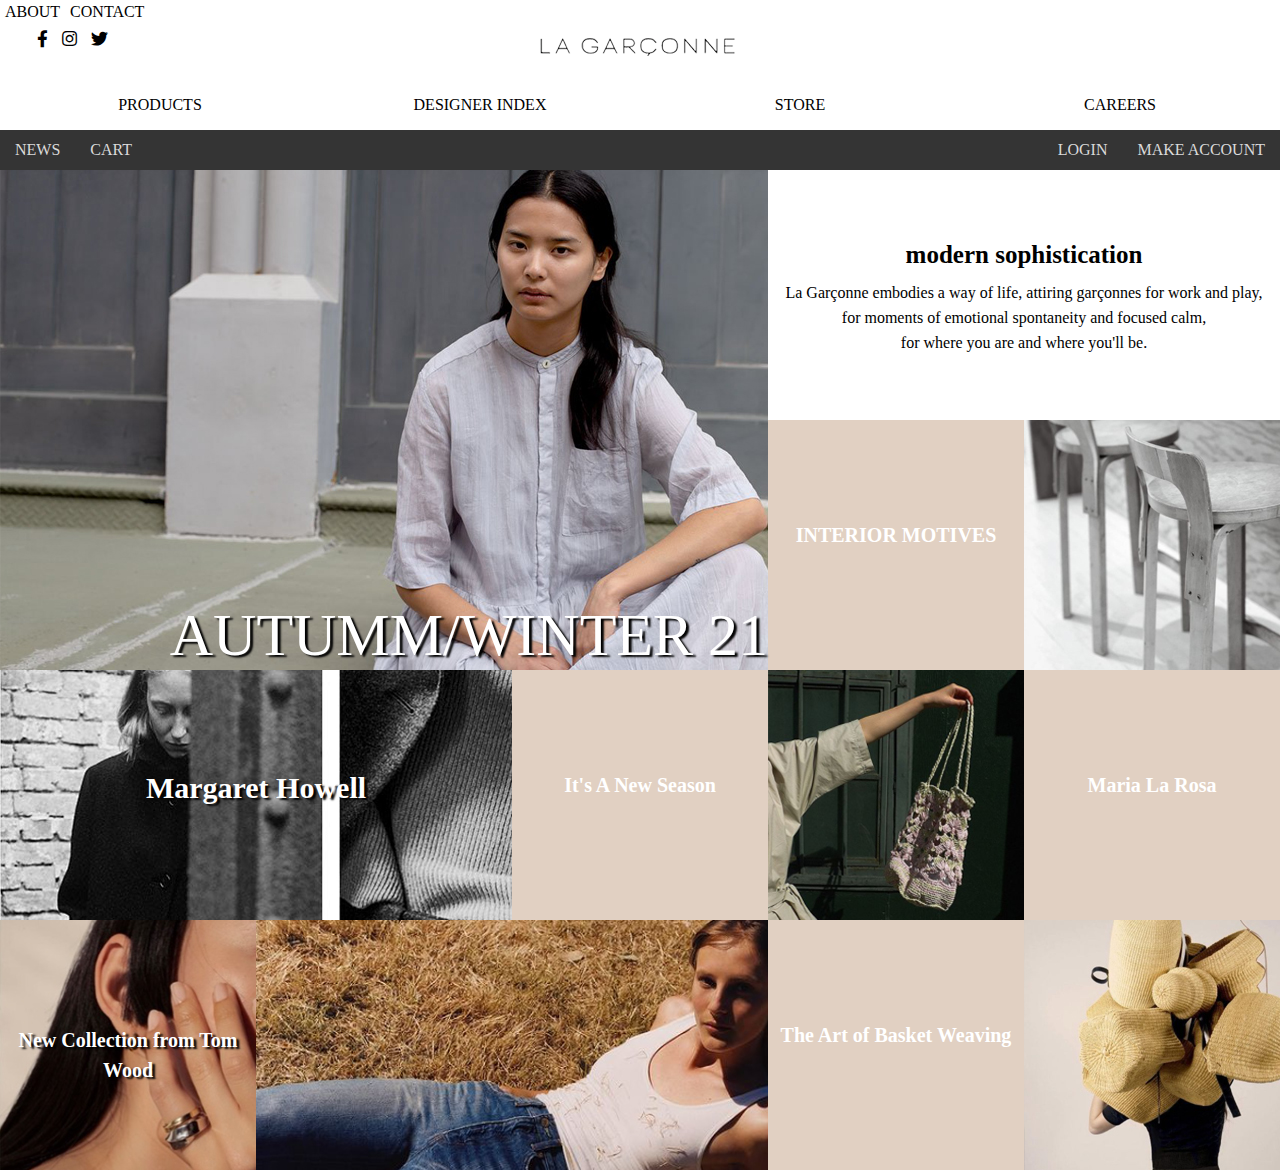
<file: index.html>
<!doctype html>
<html>
<head>
<meta charset="utf-8">
<meta name="viewport" content="width=device-width, initial-scale=1, minimum-scale=1, maximum-sacle=1, user-scalble=no">
<meta http-equiv="X-UA-Compatible" content="IE=edge">
<title>LA GARCONNE</title>
<link href="css/style.css" rel="stylesheet" type="text/css">
<link href="css/reset.css" rel="stylesheet" type="text/css">
<link href="https://use.fontawesome.com/releases/v5.15.4/css/all.css" rel="stylesheet"  type="text/css">

<script src="https://code.jquery.com/jquery-1.12.4.js"></script>
<script>
$(function(){
	
	$('.open_button').bind('click',function(){ // mbutoon bind 시작
	    $('.popup').stop().animate({'left':0},200)
		
		if($('.popup').position().left == 0){ // if 조건문 시작
		    $('.popup').stop().animate({left:'100%'},200)
		} // if 조건문 끝
		
	    $(window).resize(function(){ /* window resize 시작 */
		   if(window.innerWidth >= 639){
			   $('.popup').stop().animate({left:'100%'},200	);
		   }
		}) //window resize 끝
	}) //mbutton bind 끝
});
</script>
</head>

<body>

 <!-- header 시작 -->
 <header class="header">
  <h1 class="logo"><a href="index.html">LA GARCONNE</a></h1>
  <nav class="nav">
   <ul>
    <li><a href="#">PRODUCTS</a></li>
    <li><a href="#">DESIGNER INDEX</a></li>
    <li><a href="index-sub1.html">STORE</a></li>
    <li><a href="#">CAREERS</a></li>
   </ul>
  </nav>
  <div class="gnb">
   <div class="gnb-box">
    <li><a href="index-sub2.html">ABOUT</a></li>
    <li><a href="#">CONTACT</a></li>
   </div>
   <div class="sns">
    <li><a href="#"><i class="fab fa-facebook-f"></i></a></li>
    <li><a href="#"><i class="fab fa-instagram"></i></a></li>
    <li><a href="#"><i class="fab fa-twitter"></i></a></li>
   </div>
  </div>
  
  <a href="#"><img src="img/menu.png" alt="" class="open_button"/></a>
 </header>
 <!-- header 끝 -->
 
 <!-- util 시작 -->
 <div class="util">
  <ul class="left">
   <li><a href="#">NEWS</a></li>
   <li><a href="#">CART</a></li>
  </ul>
  <ul class="right">
   <li><a href="#">LOGIN</a></li>
   <li><a href="#">MAKE ACCOUNT</a></li>
  </ul>
 </div>
 <!-- util 끝 -->
 
 <!-- section 시작 -->
 <section class="section">
  <article>
   <h2>AUTUMM/WINTER 21</h2>
  </article>
  <article>
   <h2>modern sophistication</h2>
   <p>La Garçonne embodies a way of life, attiring garçonnes for work and play,<br> 
      for moments of emotional spontaneity and focused calm,<br>
      for where you are and where you'll be.
   </p>
  </article>
  <article>
   <h2>INTERIOR MOTIVES</h2>
  </article>
  <article>
   <h2>The beauty of daily life</h2>
  </article>
  <article>
   <h2>Margaret Howell</h2>
  </article>
  <article>
   <h2>It's A New Season</h2>
  </article>
  <article>
   <h2>Bags for summer</h2> 
  </article>
  <article>
   <h2>Maria La Rosa</h2>
  </article>
  <article>
   <h2>New Collection from Tom Wood</h2>
  </article>
  <article>
   <h2>Tu es mon Tresor</h2>
  </article>
  <article>
   <h2>The Art of Basket Weaving</h2>
  </article>
  <article>
   <h2>Inès Bressand Studio</h2>
  </article>
 </section>
 <!-- section 끝 -->
 
 <div class="popup">
      <nav class="pop_nav">
          <ul class="pop_menu1">
             <li><a href="#">LOGIN</a></li>
             <li><a href="#">JOIN</a></li>
             <li><a href="#">CART</a></li>
             <li><a href="#">NEWS</a></li>
          </ul>
          <ul class="pop_menu2">
             <li><a href="index-sub2.html">ABOUT</a></li>
             <li><a href="#">PRODUCTS</a></li>
             <li><a href="#">DESIGNER INDEX</a></li>
             <li><a href="index-sub1.html">STORE</a></li>
             <li><a href="#">CAREERS</a></li>
          </ul>
          
          <ul class="pop_menu3">
             <li><a href="#"><i class="fab fa-facebook-f"></i></a></li>
             <li><a href="#"><i class="fab fa-instagram"></i></a></li>
             <li><a href="#"><i class="fab fa-twitter"></i></a></li>
          </ul>
      </nav>
  </div>
 
</body>
</html>
</file>
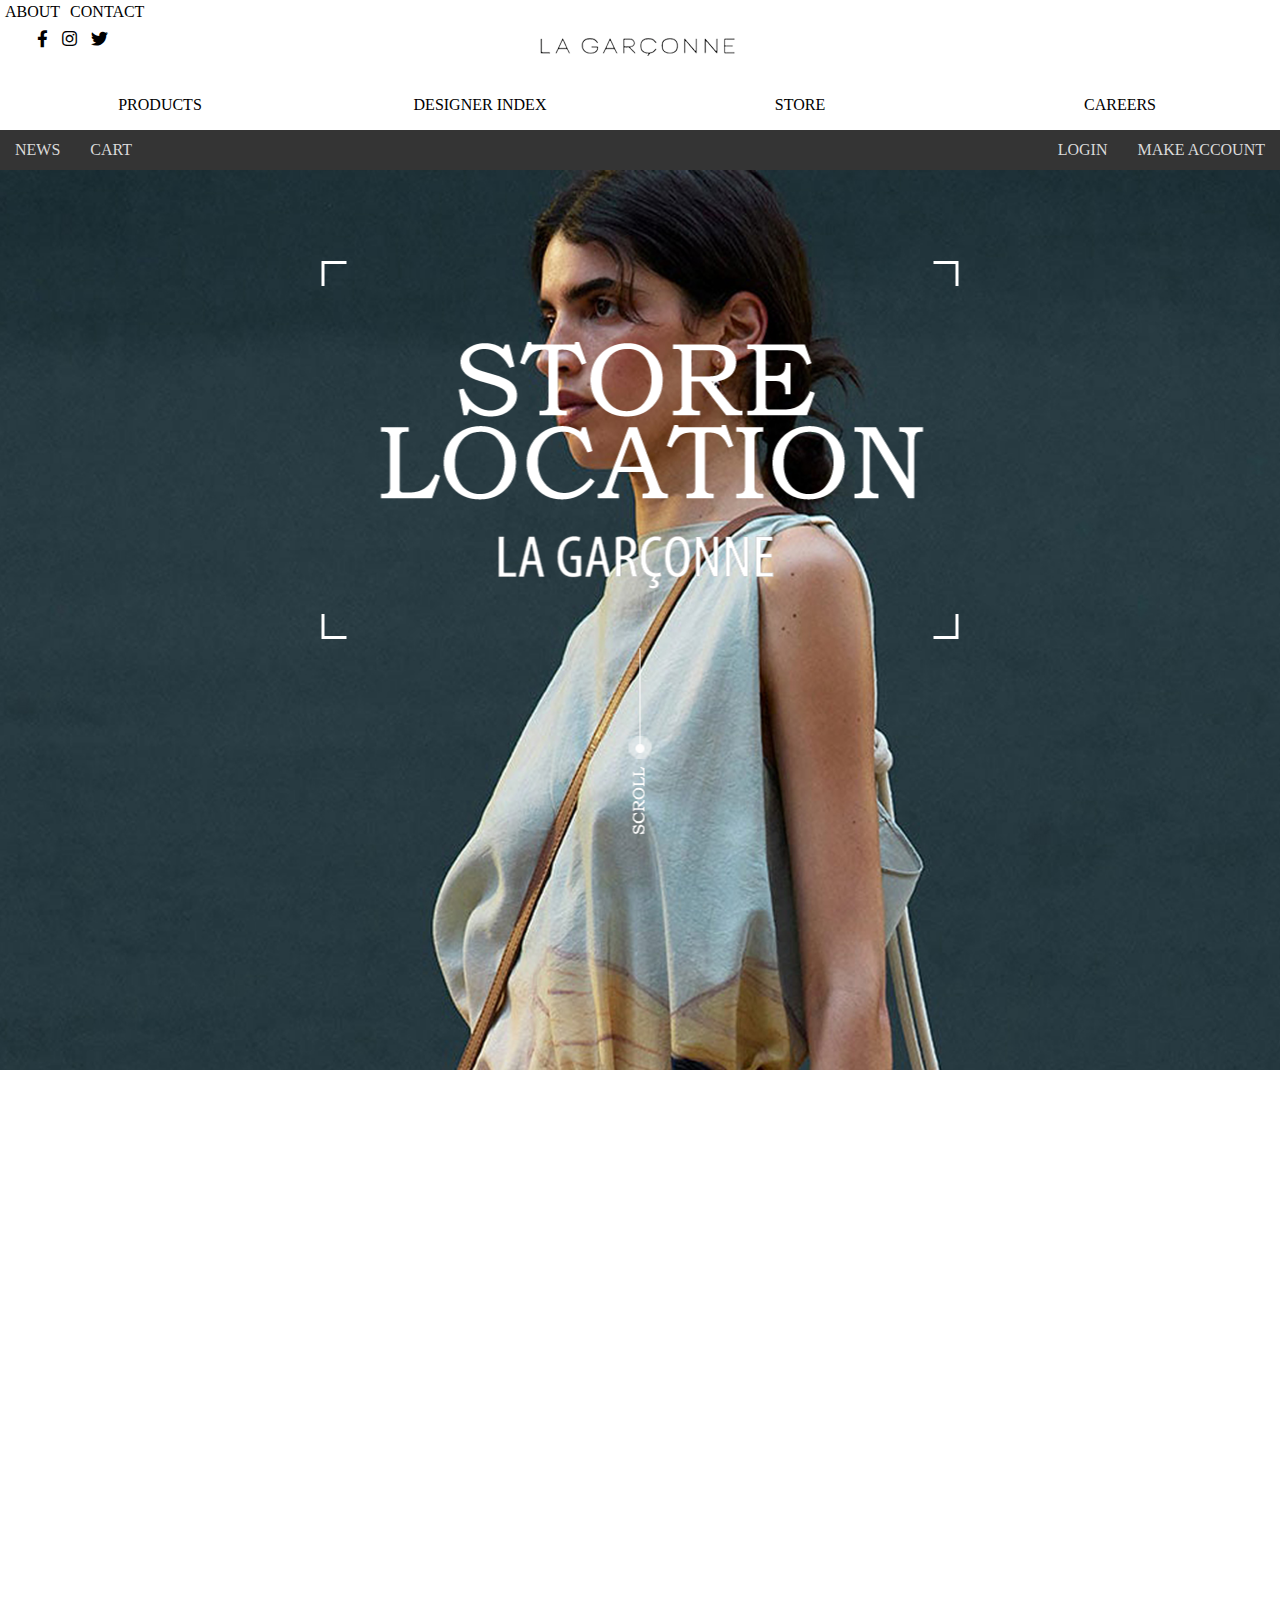
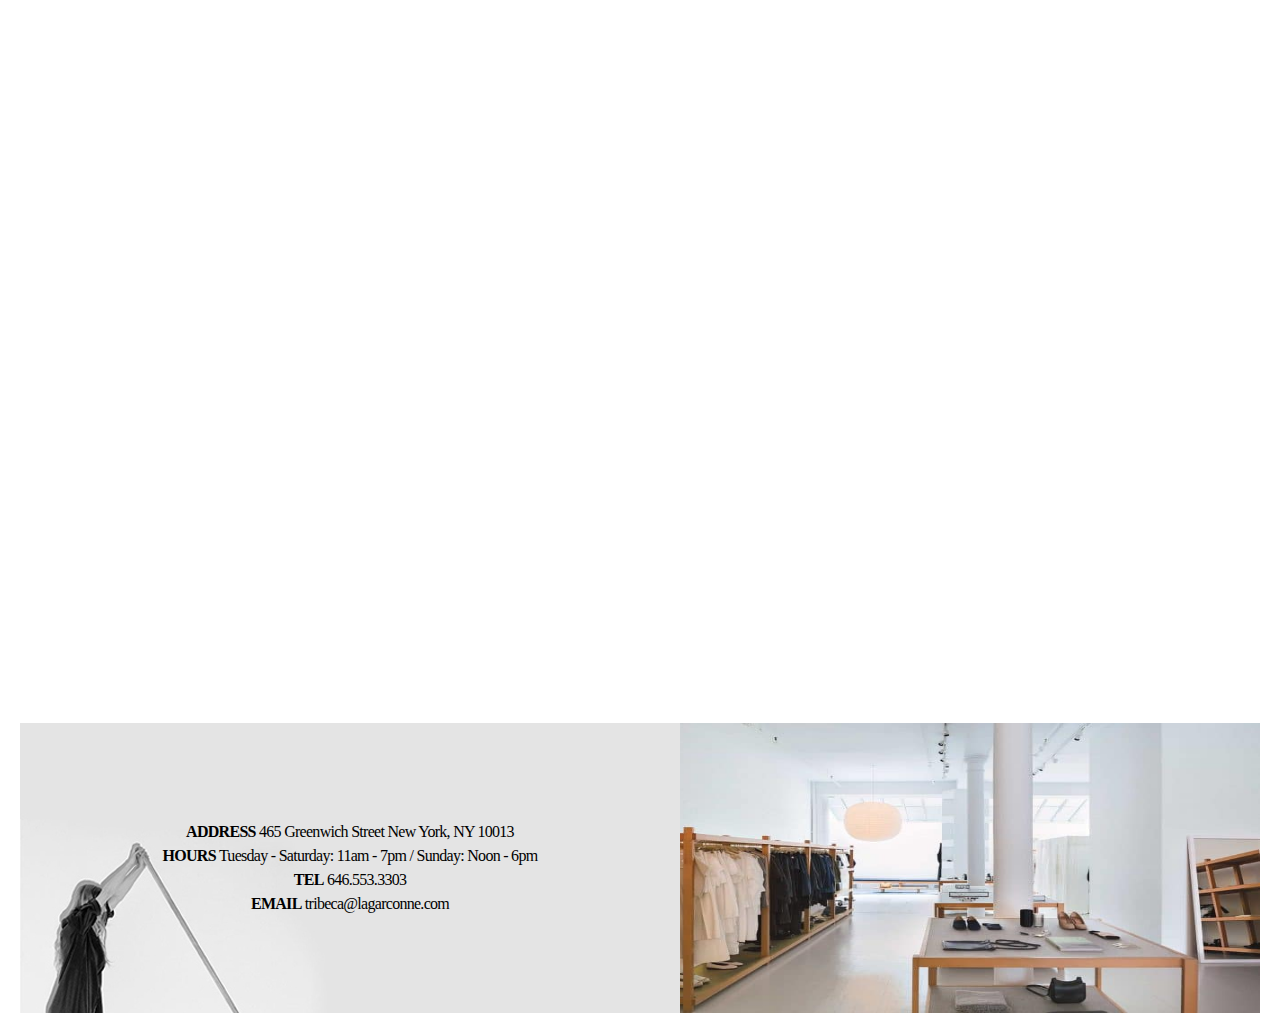
<file: index-sub1.html>
<!doctype html>
<html>
<head>
<meta charset="utf-8">
<meta name="viewport" content="width=device-width, initial-scale=1, minimum-scale=1, maximum-sacle=1, user-scalble=no">
<meta http-equiv="X-UA-Compatible" content="IE=edge">
<title>LA GARCONNEL:STORE</title>
<link href="css/style-sub1.css" rel="stylesheet" type="text/css">
<link href="css/reset.css" rel="stylesheet" type="text/css">
<link href="https://use.fontawesome.com/releases/v5.15.4/css/all.css" rel="stylesheet"  type="text/css">

<script src="https://code.jquery.com/jquery-1.12.4.js"></script>
<script>
$(function(){
	
	$('.open_button').bind('click',function(){ // mbutoon bind 시작
	    $('.popup').stop().animate({'left':0},200)
		
		if($('.popup').position().left == 0){ // if 조건문 시작
		    $('.popup').stop().animate({left:'100%'},200)
		} // if 조건문 끝
		
	    $(window).resize(function(){ /* window resize 시작 */
		   if(window.innerWidth >= 639){
			   $('.popup').stop().animate({left:'100%'},200	);
		   }
		}) //window resize 끝
	}) //mbutton bind 끝
});
</script>
</head>

<body>

 <!-- header 시작 -->
 <header class="header">
  <h1 class="logo"><a href="index.html">LA GARCONNE</a></h1>
  <nav class="nav">
   <ul>
    <li><a href="#">PRODUCTS</a></li>
    <li><a href="#">DESIGNER INDEX</a></li>
    <li><a href="index-sub1.html">STORE</a></li>
    <li><a href="#">CAREERS</a></li>
   </ul>
  </nav>
  <div class="gnb">
   <div class="gnb-box">
    <li><a href="index-sub2.html">ABOUT</a></li>
    <li><a href="#">CONTACT</a></li>
   </div>
   <div class="sns">
    <li><a href="#"><i class="fab fa-facebook-f"></i></a></li>
    <li><a href="#"><i class="fab fa-instagram"></i></a></li>
    <li><a href="#"><i class="fab fa-twitter"></i></a></li>
   </div>
  </div>
  
  <a href="#"><img src="img/menu.png" alt="" class="open_button"/></a>
 </header>
 <!-- header 끝 -->
 
 <!-- util 시작 -->
 <div class="util">
  <ul class="left">
   <li><a href="#">NEWS</a></li>
   <li><a href="#">CART</a></li>
  </ul>
  <ul class="right">
   <li><a href="#">LOGIN</a></li>
   <li><a href="#">MAKE ACCOUNT</a></li>
  </ul>
 </div>
 <!-- util 끝 -->
 
 <!-- section 시작 -->
 <section class="section">
  <!-- stroe_mainbg -->
  <div class="store_mainbg">
   <div class="main_title">
    <span>STORE LOCATION LA GARCONNE</span>
   </div>
   <div class="location">
   </div>
  </div>
  <!-- stroe_mainbg -->
  
  <!-- content1 -->
  <div class="content1">
   <div class="video">
    <div class="inner">
     <video autoplay loop playsinline muted>
      <source src="video/content1.mp4" type="video/mp4">
     </video>
    </div>
   </div>
  </div>
  <!-- content1 -->
  
  <!-- content2 -->
  <div class="content2">
   <div class="inner2">
    <div class="img">
     <img src="img/info_img.jpg" alt="스토어사진">
    </div>
    <div class="info">
     <p><strong>ADDRESS</strong> 465 Greenwich Street New York, NY 10013</p>
     <p><strong>HOURS</strong> Tuesday - Saturday: 11am - 7pm / Sunday: Noon - 6pm</p>
     <p><strong>TEL</strong> 646.553.3303</p>
     <p><strong>EMAIL</strong> tribeca@lagarconne.com</p>
    </div>
   </div>
  </div>
  <!-- content2 -->
 </section>
 <!-- section 끝 -->
 
 <div class="popup">
      <nav class="pop_nav">
          <ul class="pop_menu1">
             <li><a href="#">LOGIN</a></li>
             <li><a href="#">JOIN</a></li>
             <li><a href="#">CART</a></li>
             <li><a href="#">NEWS</a></li>
          </ul>
          <ul class="pop_menu2">
             <li><a href="index-sub2.html">ABOUT</a></li>
             <li><a href="#">PRODUCTS</a></li>
             <li><a href="#">DESIGNER INDEX</a></li>
             <li><a href="index-sub1.html">STORE</a></li>
             <li><a href="#">CAREERS</a></li>
          </ul>
          
          <ul class="pop_menu3">
             <li><a href="#"><i class="fab fa-facebook-f"></i></a></li>
             <li><a href="#"><i class="fab fa-instagram"></i></a></li>
             <li><a href="#"><i class="fab fa-twitter"></i></a></li>
          </ul>
      </nav>
  </div>
</body>
</html>
</file>
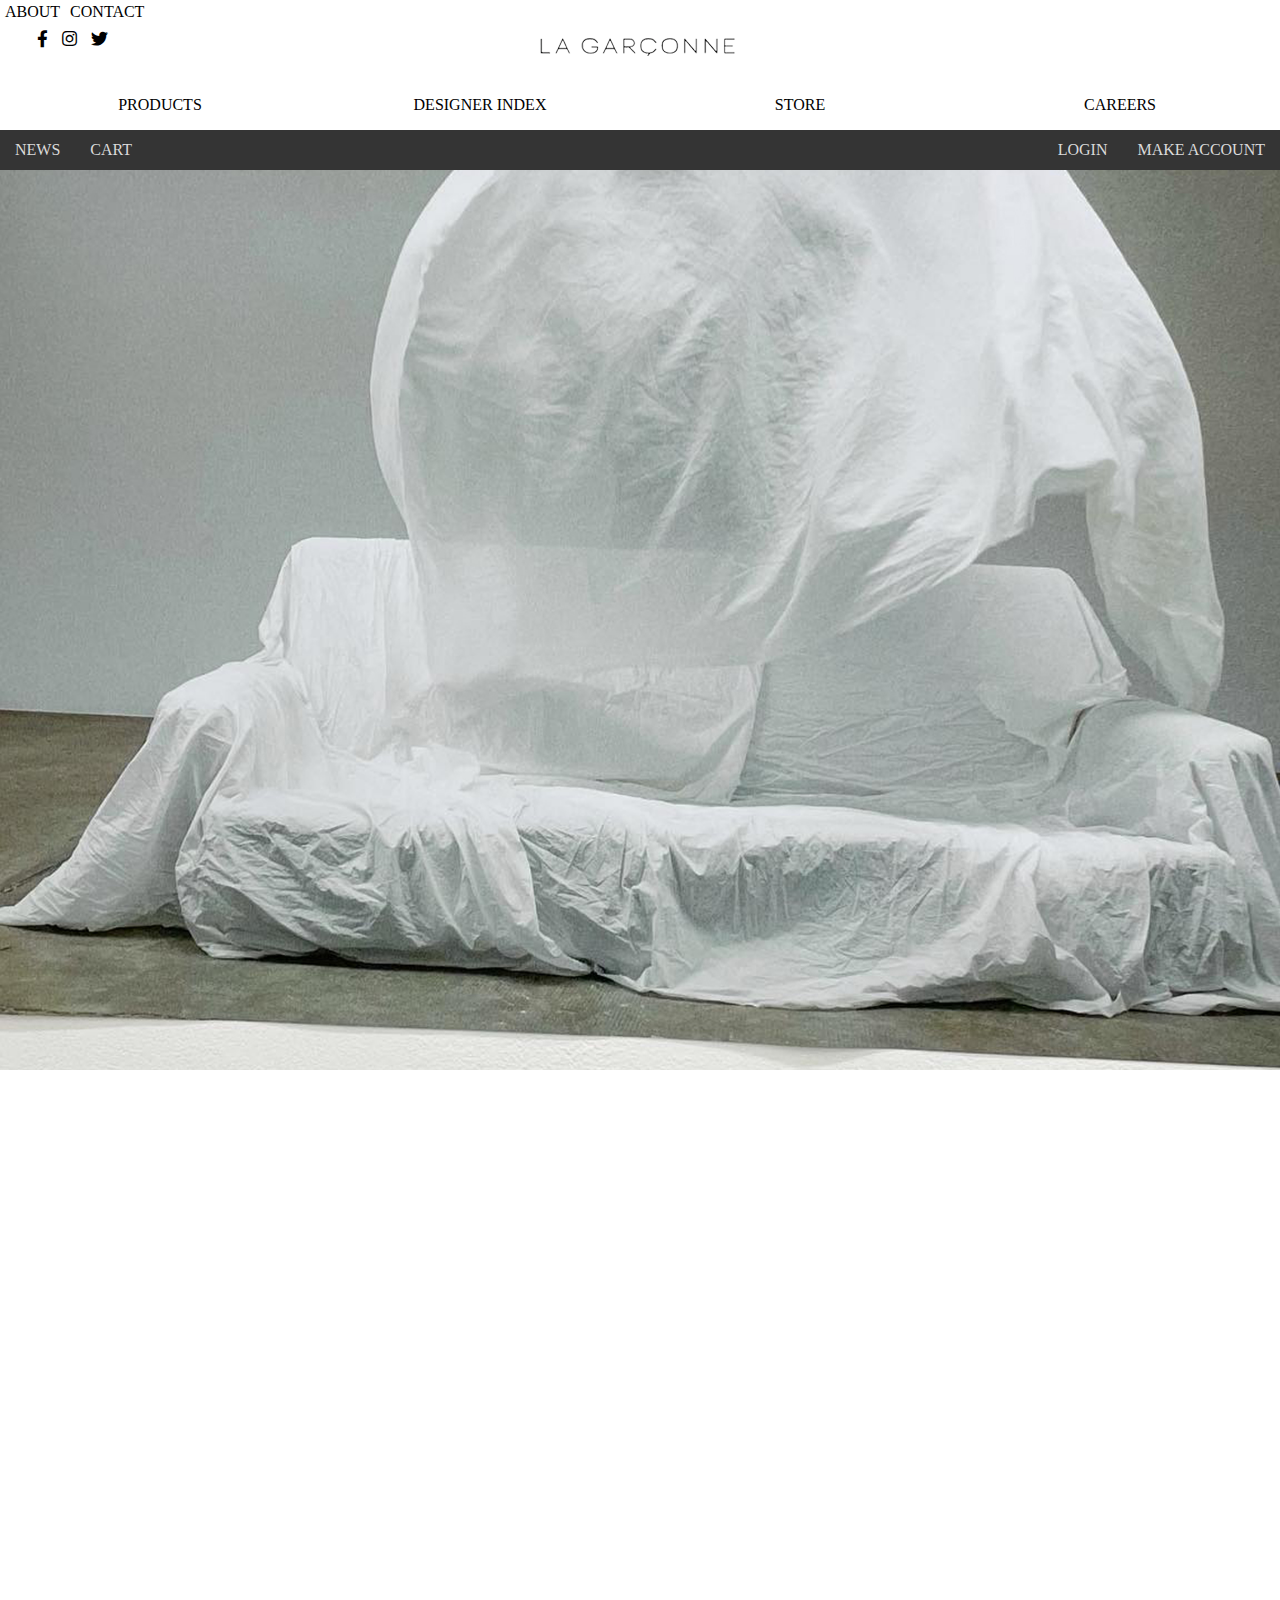
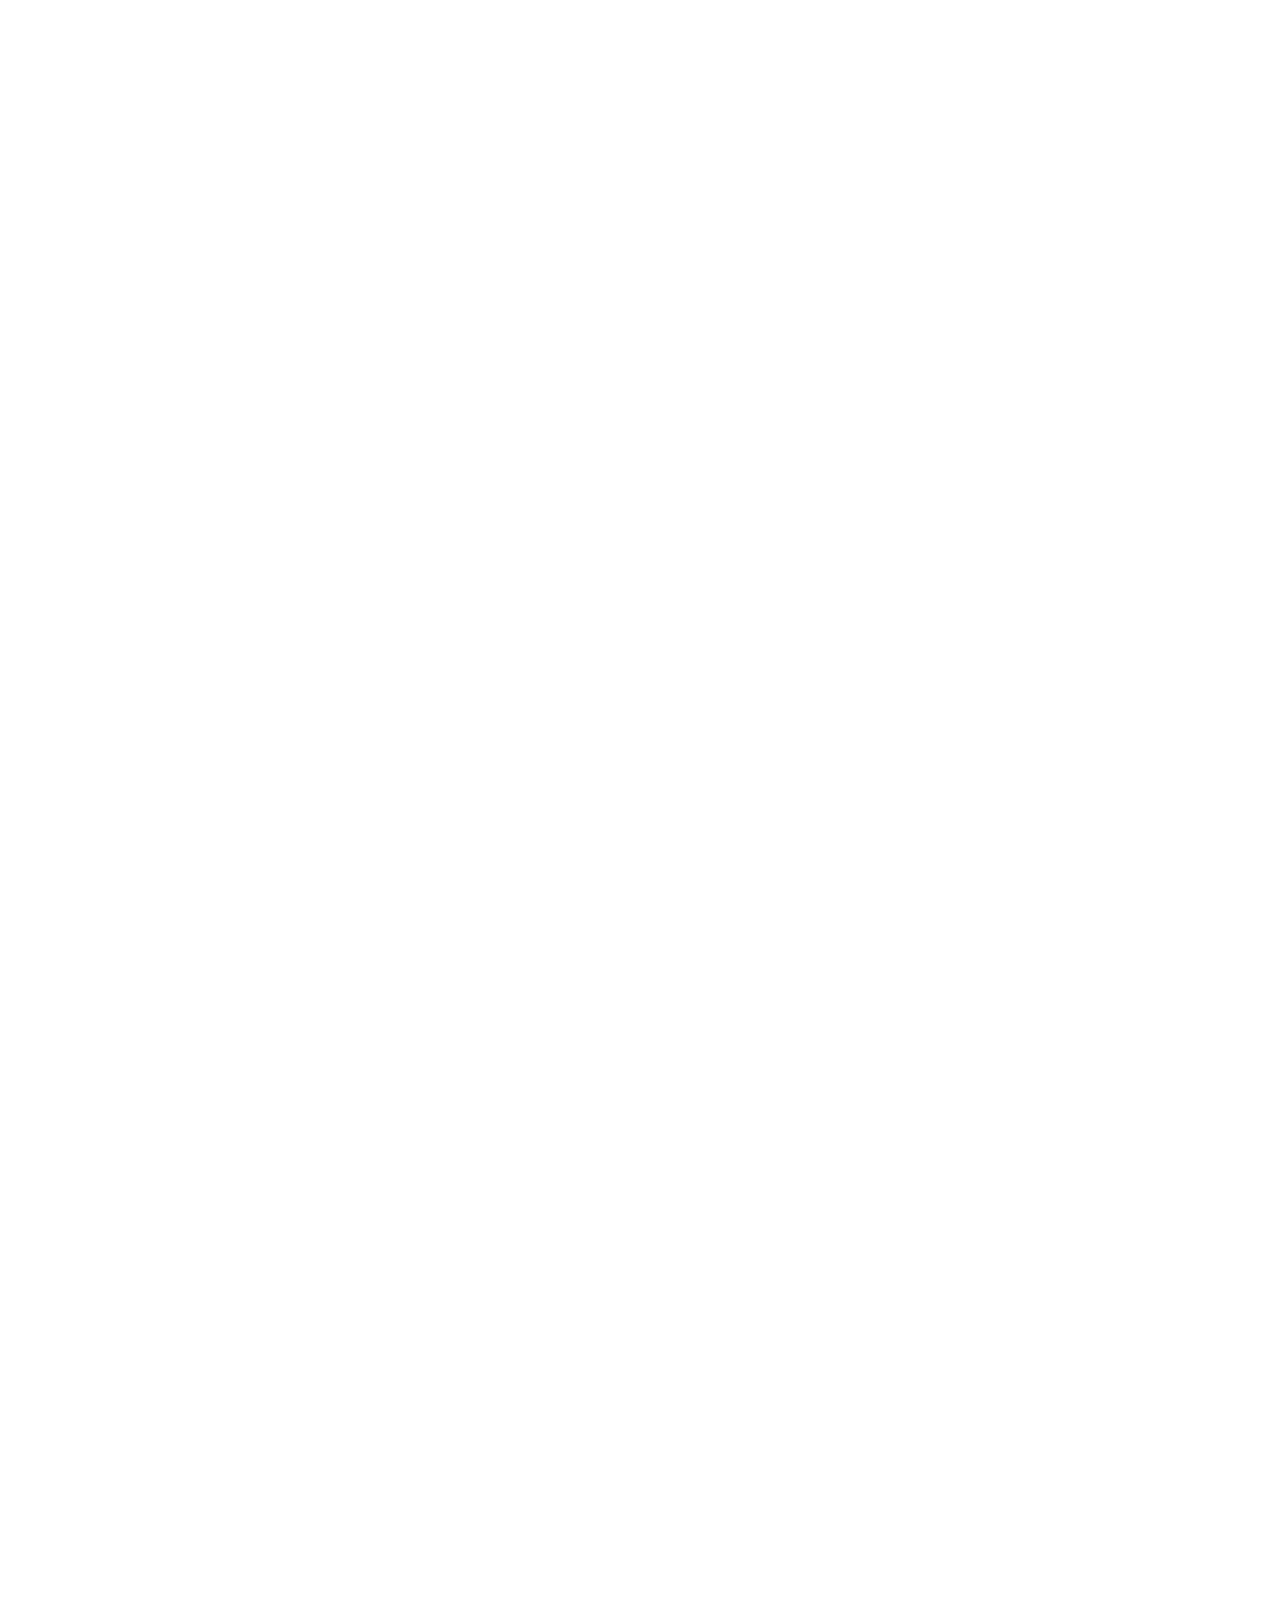
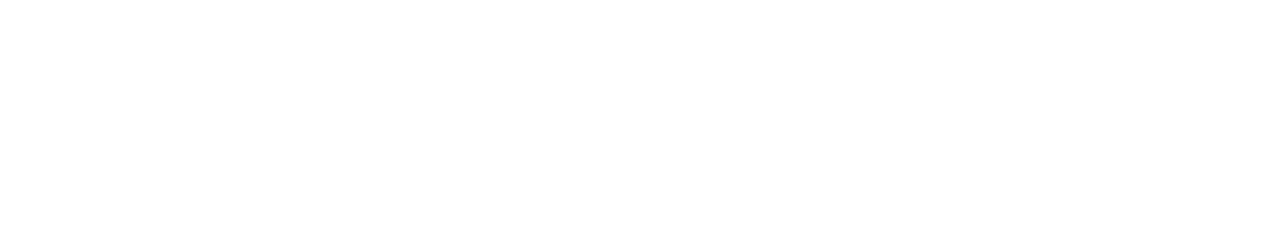
<file: index-sub2.html>
<!doctype html>
<html>
<head>
<meta charset="utf-8">
<meta name="viewport" content="width=device-width, initial-scale=1, minimum-scale=1, maximum-sacle=1, user-scalble=no">
<meta http-equiv="X-UA-Compatible" content="IE=edge">
<title>LA GARCONNE:ABOUT</title>
<link href="css/style-sub2.css" rel="stylesheet" type="text/css">
<link href="css/reset.css" rel="stylesheet" type="text/css">
<link href="https://use.fontawesome.com/releases/v5.15.4/css/all.css" rel="stylesheet"  type="text/css">
<link href="https://unpkg.com/aos@2.3.1/dist/aos.css" rel="stylesheet">

<script src="https://code.jquery.com/jquery-1.12.4.js"></script>
<script src="https://unpkg.com/aos@2.3.1/dist/aos.js"></script>
<script>
$(function(){
	
	$('.open_button').on('click',function(){ // open_butoon on 시작
	    $('.popup').stop().animate({'left':0},200)
		
		if($('.popup').position().left == 0){ // if 조건문 시작
		    $('.popup').stop().animate({left:'100%'},200)
		} // if 조건문 끝
		
	    $(window).resize(function(){ /* window resize 시작 */
		   if(window.innerWidth >= 639){
			   $('.popup').stop().animate({left:'100%'},200	);
		   }
		}) //window resize 끝
	}) //open_butoon on 끝
});
</script>
</head>

<body>

 <!-- header 시작 -->
 <header class="header">
  <h1 class="logo"><a href="index.html">LA GARCONNE</a></h1>
  <nav class="nav">
   <ul>
    <li><a href="#">PRODUCTS</a></li>
    <li><a href="#">DESIGNER INDEX</a></li>
    <li><a href="index-sub1.html">STORE</a></li>
    <li><a href="#">CAREERS</a></li>
   </ul>
  </nav>
  <div class="gnb">
   <div class="gnb-box">
    <li><a href="index-sub2.html">ABOUT</a></li>
    <li><a href="#">CONTACT</a></li>
   </div>
   <div class="sns">
    <li><a href="#"><i class="fab fa-facebook-f"></i></a></li>
    <li><a href="#"><i class="fab fa-instagram"></i></a></li>
    <li><a href="#"><i class="fab fa-twitter"></i></a></li>
   </div>
  </div>
  
  <a href="#"><img src="img/menu.png" alt="" class="open_button"/></a>
 </header>
 <!-- header 끝 -->
 
 <!-- util 시작 -->
 <div class="util">
  <ul class="left">
   <li><a href="#">NEWS</a></li>
   <li><a href="#">CART</a></li>
  </ul>
  <ul class="right">
   <li><a href="#">LOGIN</a></li>
   <li><a href="#">MAKE ACCOUNT</a></li>
  </ul>
 </div>
 <!-- util 끝 -->
 
 <script>
  AOS.init();
 </script>
 
 <!-- section 시작 -->
 <section class="section">
  <div class="about_mainbg">
  </div>
  
  <div data-aos="fade-up" data-aos-duration="1500">
  <div class="content1">
   <div class="layout">
    <div class="inner">
     <strong>ABOUT LA GARCONNE</strong>
     <p class="margin-bottom-sm">Founded in 2005, La Garçonne is an online fashion retailer specializing in the elegantly understated. Headquartered in New York City and serving a global clientele, La Garçonne embodies a way of life, attiring garçonnes for work and play, for moments of emotional spontaneity and focused calm, for where you are and where you'll be.</p>
     <p>The result is an exhibit of modern sophistication. Featured collections from both established and emerging designers move easily between androgyny, femininity, and masculinity, between bold statements and timeless classics. Supported by a world-class team, and manifested in the thoughtful and creative choices our customers make daily, La Garçonne offers an aesthetic you may well recognize as your own.</p>
    </div>
   </div>
  </div>
  
  <div class="content2">
   <div class="layout">
    <div class="inner">
     <div data-aos="fade-up" data-aos-duration="1500">
     <div class="box box1">
      <img src="img/about_pic1.jpg" alt="대표">
      <div class="txt">
       <strong>Youthful &amp; Free</strong>
       <p>"La Garconne" means "Boyish woman." But Boyish doesn't mean "masculine." Boyish means Youthful) and free, and it means modern thinking of modern women. Modern women are feminine and wear pants.</p>
      </div>
     </div>
     
     <div data-aos="fade-up" data-aos-duration="1500">
     <div class="box box2">
      <img src="img/about_pic2.jpg" alt="상품">
      <div class="txt">
       <strong>Sophisticated &amp; unique</strong>
       <p>Modern woman. Sophisticated but unique fashion. Also, it's important to feel something rough and untidy. A look that's not too fancy!</p>
      </div>
     </div>
    </div> <!-- inner 끝 -->
   </div> <!-- layout 끝 -->
  </div> <!-- content2 끝 -->
 </section>
 <!-- section 끝 -->
 
 <div class="popup">
      <nav class="pop_nav">
          <ul class="pop_menu1">
             <li><a href="#">LOGIN</a></li>
             <li><a href="#">JOIN</a></li>
             <li><a href="#">CART</a></li>
             <li><a href="#">NEWS</a></li>
          </ul>
          <ul class="pop_menu2">
             <li><a href="index-sub2.html">ABOUT</a></li>
             <li><a href="#">PRODUCTS</a></li>
             <li><a href="#">DESIGNER INDEX</a></li>
             <li><a href="index-sub1.html">STORE</a></li>
             <li><a href="#">CAREERS</a></li>
          </ul>
          
          <ul class="pop_menu3">
             <li><a href="#"><i class="fab fa-facebook-f"></i></a></li>
             <li><a href="#"><i class="fab fa-instagram"></i></a></li>
             <li><a href="#"><i class="fab fa-twitter"></i></a></li>
          </ul>
      </nav>
  </div>

</body>
</html>
</file>
<file: css/style.css>
@charset "utf-8";

body { font:12px/1.6 "Theinhardt Regular",Arial,sans-serif; min-width:320px; }


/* 레이아웃 */
.header { position:fixed; width:15%; height:100%; background:#FFF; top:0; left:0; z-index:100; }
.util { width:85%; height:40px; margin-left:15%; background:#343434; color:#FFF; }
.section { width:85%; margin-left:15%; }


/* header 스타일시트 */
.header h1 { width:200px; height:100px; margin-left:-103px; position:absolute; left:50%; top:90px; }
.header h1 a { display:block; width:100%; height:100px; background:url(../img/logo.png) no-repeat; text-indent:-9999px; }

.open_button { width:40px; height:auto; display:none; float:right; margin-right:20px; margin-top:30px; }

.nav { width:150px; margin-right:-70px; position:absolute; right:45%; top:300px; text-align:left; color:#000; }
.nav ul {}
.nav ul li { line-height:50px; } 
.nav ul li a { transition:all 0.5s; }
.nav ul li a:hover { color:#e1d0c2; }


.gnb { width:200px; height:50px; margin-right:-70px; position:absolute; left:22%; bottom:200px; }

.gnb .gnb-box { width:200px; height:18px; float:left; }
.gnb .gnb-box a { float:left; margin:0 5px; transition:all 0.5s; }
.gnb .gnb-box a:hover { color:#e1d0c2; }

.gnb .sns { width:200px; position:absolute; top:30px; left:30px; }
.gnb .sns a { float:left; margin:0 7px; font-size:17px; font-weight:bold; transition:all 0.5s; }
.gnb .sns a:hover { color:#e1d0c2; }


/* util 스타일시트 */
.util .left { float:left; }
.util .left li { float:left; margin:0 15px; line-height:40px; }
.util .left li a { color:#dadada; transition:all 0.5s; }
.util .left li a:hover { color:#FFF; }

.util .right { float:right; }
.util .right li { float:left; margin:0 15px; line-height:40px; }
.util .right li a { color:#dadada; transition:all 0.5s; }
.util .right li a:hover { color:#FFF; }


/* section 스타일시트 */
.section article { width:20%; height:250px; float:left; background-size:cover; transition:all 0.5s; animation:scale 1s 1; }

.section article:nth-child(1) { width:60%; height:500px; }
.section article:nth-child(1) h2 { padding-top:420px; text-align:right; font-size:60px; color:#FFF; text-shadow:3px 2px 2px #000;  transform:scale(1); 
	                           transform:rotate(0deg); transition:all 0.5s; }
.section article:nth-child(1):hover h2 { transform:rotateY(360deg); color:#222; text-shadow:3px 2px 2px #FFF;  }

.section article:nth-child(2) { width:40%; }
.section article:nth-child(2) h2 { padding-top:70px; font-size:25px; font-weight:bold; line-height:30px; text-align:center; }
.section article:nth-child(2) p { margin-top:10px; line-height:25px; text-align:center; }

.section article:nth-child(3) { background-color:#e1d0c2; font-size:20px; font-weight:bold; color:#FFF; text-align:center; }
.section article:nth-child(3) h2 { padding-top:100px; }
.section article:nth-child(3):hover { background-color:#222; }

.section article:nth-child(4) {}
.section article:nth-child(4) h2 { padding:1% 0 0 70%; font-size:20px; font-weight:bold; color:#FFF; text-shadow:3px 2px 2px #000; opacity:0; transition:all 0.3s; }
.section article:nth-child(4):hover h2 { opacity:1; } 

.section article:nth-child(5){ width:40%; }
.section article:nth-child(5) h2 { padding-top:95px; font-size:30px; font-weight:bold; color:#FFF; text-shadow:3px 2px 2px #000; text-align:center; }

.section article:nth-child(6) { background-color:#e1d0c2; font-size:20px; font-weight:bold; color:#FFF; text-align:center; }
.section article:nth-child(6) h2 { padding-top:100px; }
.section article:nth-child(6):hover { background-color:#222; }

.section article:nth-child(7) {}
.section article:nth-child(7) h2 { padding:210px 0 0 20px; font-size:20px; font-weight:bold; color:#FFF; text-shadow:3px 2px 2px #000; opacity:0; transition:all 0.3s; }
.section article:nth-child(7):hover h2 { opacity:1; }

.section article:nth-child(8) { background-color:#e1d0c2; font-size:20px; font-weight:bold; color:#FFF; text-align:center; }
.section article:nth-child(8) h2 { padding-top:100px; }
.section article:nth-child(8):hover { background-color:#222; }

.section article:nth-child(9) {}
.section article:nth-child(9) h2 { padding-top:105px; text-align:center; font-size:20px; font-weight:bold; color:#FFF; text-shadow:3px 2px 2px #000; }

.section article:nth-child(10) { width:40%; }
.section article:nth-child(10) h2 { padding-top:105px; font-size:30px; font-weight:bold; color:#FFF; text-shadow:3px 2px 2px #000; 
	                            text-align:center; opacity:0; transition:all 0.3s; }
.section article:nth-child(10):hover h2 { opacity:1; }

.section article:nth-child(11) { background-color:#e1d0c2; font-size:20px; font-weight:bold; color:#FFF; text-align:center; }
.section article:nth-child(11) h2 { padding-top:100px; }
.section article:nth-child(11):hover { background-color:#222; }

.section article:nth-child(12) {}
.section article:nth-child(12) h2 { padding:20px 0 0 20px; font-size:20px; font-weight:bold; color:#FFF; text-shadow:3px 2px 2px #000; opacity:0; transition:all 0.3s; }
.section article:nth-child(12):hover h2 { opacity:1; }   


/* 박스 이미지 */
.section article:nth-child(1) { background-image:url(../img/img1.jpg); }
.section article:nth-child(4) { background-image:url(../img/img2.jpg); }
.section article:nth-child(5) { background-image:url(../img/img3.jpg); }
.section article:nth-child(7) { background-image:url(../img/img4.jpg); }
.section article:nth-child(9) { background-image:url(../img/img5.jpg); }
.section article:nth-child(10) { background-image:url(../img/img6.jpg); }
.section article:nth-child(12) { background-image:url(../img/img7.jpg); }

@keyframes scale {
	0% { transform:scale(0); }	
	100% { transform:scale(1); }
}


/*popup 스타일시트*/
.popup { width:100%; height:100%; background:rgba(52,52,52,0.6); display:block; position:fixed; left:100%; top:90px; z-index:100000; min-width:320px; display:none; }
	   
.pop_nav { width:95%; height: 100%; background:#ccc; position:relative; left:5%; }
.pop_menu1 { width:100%; height:auto; background:#333; }
.pop_menu1:after { display:block; content:""; clear:both; }
.pop_menu1 li { width:25%; height:43px; float:left; text-align:center; line-height:43px; }
.pop_menu1 li:last-child { background:none; }
.pop_menu1 li a { display:block; width:100%; height:100%; color:#FFF; text-decoration:none; transition:all 0.3s; }
.pop_menu1 li a:hover { color:#e1d0c2; }
	   
.pop_menu2 { width:100%; height:auto; background:#999; }
.pop_menu2 li { width:100%; height:57px; border-bottom:1px solid #e8e8e8; padding-left:5%; padding-top:5%; box-sizing:border-box; line-height:18px; transition:all 0.3s; }
.pop_menu2 li:hover { background:#e1d0c2; }
.pop_menu2 li a { width:100%; height:100%; display:block; color:#000; text-decoration:none; font-size:1.2em; text-transform:capitalize; transition:all 0.3s; }
.pop_menu2 li a:hover { color:#FFF; }
.pop_menu2 li a span { font-size:0.85rem; color:#F60; }

.pop_menu3 { position:absolute; bottom:100px; width:100%; height:57px; display:flex; justify-content:center; }
.pop_menu3 li { float:left; font-size:1.2em; margin-left:45px; padding-top:2.5%; box-sizing:border-box; }
.pop_menu3 li:first-child { margin-left:0; }
.pop_menu3 li i { transition:all 0.3s; }
.pop_menu3 li i:hover { color:#FFF; }


/* media query */

/* 1340px ~ 1030px */
@media screen and (min-width:1030px) and (max-width:1340px) {
	.header { position:relative; width:100%; height:130px; }
	.header h1 { position:absolute; top:0px; }
	
	.nav { width:100%; margin-right:0; right:0; top:80px; }
	.nav li { width:25%; float:left; line-height:50px; text-align:center; }
	
	.gnb { top:0; left:0; }  
	
	.util { width:100%; margin-left:0; }
	
	.section { width:100%; margin-left:0; }
	
	.popup { display:none; }
}

/* 1029px ~ 800px */
@media screen and (min-width:800px) and (max-width:1029px) {
	.header { position:relative; width:100%; height:130px; }
	.header h1 { position:absolute; top:0px; }
	
	.nav { width:100%; margin-right:0; right:0; top:80px; }
	.nav li { width:25%; float:left; line-height:50px; text-align:center; }
	
	.gnb { top:0; left:0; }  
	
	.util { width:100%; margin-left:0; }
	
	.section { width:100%; margin-left:0; }
	.section article:nth-child(1) { width:100%; }
	.section article:nth-child(2) { width:100%; }
	.section article:nth-child(3) { display:none; }
	.section article:nth-child(4) { width:33.3333%; }
	.section article:nth-child(5) { width:66.6666%; }
	.section article:nth-child(6) { display:none; }
	.section article:nth-child(7) { width:33.3333%; }
	.section article:nth-child(8) { width:33.3333%; }
	.section article:nth-child(9) { width:33.3333%; }
	.section article:nth-child(10){ width:66.6666%; }
	.section article:nth-child(11){ display:none; }
	.section article:nth-child(12){ width:33.3333%; }
	
	.popup { display:none; }
}

/* 799px ~ 0 */
@media screen and (max-width:799px) {
	.header { width:100%; height:90px; position:fixed; }
	.header h1 { margin-left:0; left:30px; top:0px; }
	.open_button { width:40px; height:auto; display:block; float:right; margin-right:20px; margin-top:30px; }
	
	.nav { display:none; }
	.gnb { display:none; }
	.util { display:none; }
	
	.section { width:100%; margin-left:0; position:relative; top:90px; }
	.section article:nth-child(1) { width:100%; }
	.section article:nth-child(1) h2 { font-size:30px; padding-top:455px; }
        .section article:nth-child(2) { width:100%; }
        .section article:nth-child(3) { display:none;  }
        .section article:nth-child(4) { display:none; }
        .section article:nth-child(5) { width:100%; background-position:center center; }
        .section article:nth-child(6) { width:100%; }
        .section article:nth-child(7) { width:50%; }
        .section article:nth-child(8) { width:50%; }
        .section article:nth-child(9) { display:none; }
        .section article:nth-child(10){ width:100%; }
        .section article:nth-child(11){ width:50%; }
        .section article:nth-child(12){ width:50%; }
	
	.popup { display:block; }
}
</file>
<file: css/style-sub1.css>
@charset "utf-8";

body { font:12px/1.6 "Theinhardt Regular",Arial,sans-serif; min-width:320px; }


/* 레이아웃 */
.header { position:fixed; width:15%; height:100%; background:#FFF; top:0; left:0; z-index:100; }
.util { width:85%; height:40px; margin-left:15%; background:#343434; color:#FFF; }
.section { width:85%; margin-left:15%; }


/* header 스타일시트 */
.header h1 { width:200px; height:100px; margin-left:-103px; position:absolute; left:50%; top:90px; }
.header h1 a { display:block; width:100%; height:100px; background:url(../img/logo.png) no-repeat; text-indent:-9999px; }

.open_button { width:40px; height:auto; display:none; float:right; margin-right:20px; margin-top:30px; }

.nav { width:150px; margin-right:-70px; position:absolute; right:45%; top:300px; text-align:left; color:#000; }
.nav ul {}
.nav ul li { line-height:50px; } 
.nav ul li a { transition:all 0.5s; }
.nav ul li a:hover { color:#e1d0c2; }


.gnb { width:200px; height:50px; margin-right:-70px; position:absolute; left:22%; bottom:200px; }

.gnb .gnb-box { width:200px; height:18px; float:left; }
.gnb .gnb-box a { float:left; margin:0 5px; transition:all 0.5s; }
.gnb .gnb-box a:hover { color:#e1d0c2; }

.gnb .sns { width:200px; position:absolute; top:30px; left:30px; }
.gnb .sns a { float:left; margin:0 7px; font-size:17px; font-weight:bold; transition:all 0.5s; }
.gnb .sns a:hover { color:#e1d0c2; }


/* util 스타일시트 */
.util .left { float:left; }
.util .left li { float:left; margin:0 15px; line-height:40px; }
.util .left li a { color:#dadada; transition:all 0.5s; }
.util .left li a:hover { color:#FFF; }

.util .right { float:right; }
.util .right li { float:left; margin:0 15px; line-height:40px; }
.util .right li a { color:#dadada; transition:all 0.5s; }
.util .right li a:hover { color:#FFF; }


/* section - store_mainbg 스타일시트 */
.section .store_mainbg { width:100%; height:100vh; background:url(../img/store_mainbg.jpg) center center no-repeat; background-size:cover; }
.section .store_mainbg .main_title { position:absolute; left:50%; top:50%; transform:translate(-30%,-50%); }
.section .store_mainbg .main_title span { font-size:0; text-indent:-9999px; background:url(../img/store_main_title.png) no-repeat; width:637px; height:378px; 
                                          display:inline-block; background-size:cover; }
.section .store_mainbg .location { position:absolute; bottom:65px; width:23px; height:187px; background:url(../img/location.png); background-size:cover; left:58%;
                                   transform:translateX(-50%); }

/* section - content1 스타일시트 */			
.section .content1 { margin-top:80px; position:relative; }
.section .content1 .video { padding-left:17.7%; position:relative; }	
.section .content1 .video .inner { border-radius:0 0 0 110px; overflow:hidden; }
.section .content1 .video .inner video { width:100%; }

/* section - content2 스타일시트 */
.section .content2 { max-width:1240px; margin:0 auto; position:relative; }	
.section .content2 .inner2 { overflow:hidden; position:relative; margin-top:120px; }
.section .content2 .inner2 .img { position:absolute; right:0; top:0; width:50%; height:100%; line-height:0; }
.section .content2 .inner2 .img img { width:100%; height:100%; }
.section .content2 .inner2 .info { background:url(../img/info_img2.jpg) no-repeat; text-align:center; width:50%; padding:97px 20px; position:relative; overflow:hidden; 
                                   z-index:1; }
.section .content2 .inner2 .info p { font-size:16px; letter-spacing:-0.045em; } 	
.section .content2 .inner2 .info p strong { font-weight:bold; }	
								  


/*popup 스타일시트*/
.popup { width:100%; height:100%; background:rgba(52,52,52,0.6); display:block; position:fixed; left:100%; top:90px; z-index:100000; min-width:320px; display:none; }
	   
.pop_nav { width:95%; height: 100%; background:#ccc; position:relative; left:5%; }
.pop_menu1 { width:100%; height:auto; background:#333; }
.pop_menu1:after { display:block; content:""; clear:both; }
.pop_menu1 li { width:25%; height:43px; float:left; text-align:center; line-height:43px; }
.pop_menu1 li:last-child { background:none; }
.pop_menu1 li a { display:block; width:100%; height:100%; color:#FFF; text-decoration:none; transition:all 0.3s; }
.pop_menu1 li a:hover { color:#e1d0c2; }
	   
.pop_menu2 { width:100%; height:auto; background:#999; }
.pop_menu2 li { width:100%; height:57px; border-bottom:1px solid #e8e8e8; padding-left:5%; padding-top:5%; box-sizing:border-box; line-height:18px; transition:all 0.3s; }
.pop_menu2 li:hover { background:#e1d0c2; }
.pop_menu2 li a { width:100%; height:100%; display:block; color:#000; text-decoration:none; font-size:1.2em; text-transform:capitalize; transition:all 0.3s; }
.pop_menu2 li a:hover { color:#FFF; }
.pop_menu2 li a span { font-size:0.85rem; color:#F60; }

.pop_menu3 { position:absolute; bottom:100px; width:100%; height:57px; display:flex; justify-content:center; }
.pop_menu3 li { float:left; font-size:1.2em; margin-left:45px; padding-top:2.5%; box-sizing:border-box; }
.pop_menu3 li:first-child { margin-left:0; }
.pop_menu3 li i { transition:all 0.3s; }
.pop_menu3 li i:hover { color:#FFF; }



/* media query */

/* 1340px ~ 1030px */
@media screen and (min-width:1030px) and (max-width:1340px) {
	.header { position:relative; width:100%; height:130px; }
	.header h1 { position:absolute; top:0px; }
	
	.nav { width:100%; margin-right:0; right:0; top:80px; }
	.nav li { width:25%; float:left; line-height:50px; text-align:center; }
	
	.gnb { top:0; left:0; }  
	
	.util { width:100%; margin-left:0; }
	
	.section { width:100%; margin-left:0; }
	.section .store_mainbg .main_title { transform:translate(-50%,-50%); }
	.section .store_mainbg .location { left:50%; }
	
	.popup { display:none; }
}

/* 1029px ~ 800px */
@media screen and (min-width:800px) and (max-width:1029px) {
	.header { position:relative; width:100%; height:130px; }
	.header h1 { position:absolute; top:0px; }
	
	.nav { width:100%; margin-right:0; right:0; top:80px; }
	.nav li { width:25%; float:left; line-height:50px; text-align:center; }
	
	.gnb { top:0; left:0; }  
	
	.util { width:100%; margin-left:0; }
	
	.section { width:100%; margin-left:0; }	
	.section .store_mainbg .main_title { transform:translate(-50%,-50%); }
	.section .store_mainbg .main_title span { width:400px; height:237px; }
	.section .store_mainbg .location { width:17px; height:140px; left:50%; }
	
	.popup { display:none; }
}

/* 799px ~ 630px */
@media screen and (min-width:630px) and (max-width:799px) {
	.header { width:100%; height:90px; position:fixed; }
	.header h1 { margin-left:0; left:30px; top:0px; }
	.open_button { width:40px; height:auto; display:block; float:right; margin-right:20px; margin-top:30px; }
	
	.nav { display:none; }
	.gnb { display:none; }
	.util { display:none; }
	
	.section { width:100%; margin-left:0; }
	
	.section .store_mainbg .main_title { transform:translate(-50%,-50%); }
	.section .store_mainbg .main_title span { width:400px; height:237px; }
	.section .store_mainbg .location { width:17px; height:140px; left:50%; }
	
	.section .content2 { padding:0 70px; }
	.section .content2 .inner2 .img { position:relative; right:auto; top:auto; width:100%; }
	.section .content2 .inner2 .info { width:100%; }
	.section .content2 .inner2 .info p { letter-spacing:-0.07em; } 	
	
	.popup { display:block; }
}

/* 629px ~ 450px */
@media screen and (min-width:450px) and (max-width:629px) {
	.header { width:100%; height:90px; position:fixed; }
	.header h1 { margin-left:0; left:30px; top:0px; }
	.open_button { width:40px; height:auto; display:block; float:right; margin-right:20px; margin-top:30px; }
	
	.nav { display:none; }
	.gnb { display:none; }
	.util { display:none; }
	
	.section { width:100%; margin-left:0; }
	
	.section .store_mainbg .main_title { transform:translate(-50%,-50%); }
	.section .store_mainbg .main_title span { width:400px; height:237px; }
	.section .store_mainbg .location { width:17px; height:140px; left:50%; }
	
	.section .content2 { padding:0 50px; }
	.section .content2 .inner2 .img { position:relative; right:auto; top:auto; width:100%; }
	.section .content2 .inner2 .info { padding:50px 30%; }	
	.section .content2 .inner2 .info p { letter-spacing:-0.07em; font-size:13px; } 
	
	.popup { display:block; }
}

/* 449px ~ 0 */		
@media screen and (max-width:449px) {	
	.header { width:100%; height:90px; position:fixed; }
	.header h1 { margin-left:0; left:30px; top:0px; }
	.open_button { width:40px; height:auto; display:block; float:right; margin-right:20px; margin-top:30px; }
	
	.nav { display:none; }
	.gnb { display:none; }
	.util { display:none; }
	
	.section { width:100%; margin-left:0; }
	.section .store_mainbg .main_title { transform:translate(-50%,-50%); }
	.section .store_mainbg .main_title span { width:320px; height:190px; }
	.section .store_mainbg .location { width:17px; height:140px; left:50%; }

	.section .content2 { padding:0 20px; }
	.section .content2 .inner2 .img { position:relative; right:auto; top:auto; width:100%; }
	.section .content2 .inner2 .info { padding:50px 30%; }
	.section .content2 .inner2 .info p { letter-spacing:-0.07em; font-size:13px; }		
	
	.popup { display:block; }	
}
</file>
<file: css/style-sub2.css>
@charset "utf-8";

body { font:12px/1.6 "Theinhardt Regular",Arial,sans-serif; min-width:320px; }


/* 레이아웃 */
.header { position:fixed; width:15%; height:100%; background:#FFF; top:0; left:0; z-index:100; }
.util { width:85%; height:40px; margin-left:15%; background:#343434; color:#FFF; }
.section { width:85%; margin-left:15%; }


/* header 스타일시트 */
.header h1 { width:200px; height:100px; margin-left:-103px; position:absolute; left:50%; top:90px; }
.header h1 a { display:block; width:100%; height:100px; background:url(../img/logo.png) no-repeat; text-indent:-9999px; }

.open_button { width:40px; height:auto; display:none; float:right; margin-right:20px; margin-top:30px; }

.nav { width:150px; margin-right:-70px; position:absolute; right:45%; top:300px; text-align:left; color:#000; }
.nav ul {}
.nav ul li { line-height:50px; } 
.nav ul li a { transition:all 0.5s; }
.nav ul li a:hover { color:#e1d0c2; }


.gnb { width:200px; height:50px; margin-right:-70px; position:absolute; left:22%; bottom:200px; }

.gnb .gnb-box { width:200px; height:18px; float:left; }
.gnb .gnb-box a { float:left; margin:0 5px; transition:all 0.5s; }
.gnb .gnb-box a:hover { color:#e1d0c2; }

.gnb .sns { width:200px; position:absolute; top:30px; left:30px; }
.gnb .sns a { float:left; margin:0 7px; font-size:17px; font-weight:bold; transition:all 0.5s; }
.gnb .sns a:hover { color:#e1d0c2; }


/* util 스타일시트 */
.util .left { float:left; }
.util .left li { float:left; margin:0 15px; line-height:40px; }
.util .left li a { color:#dadada; transition:all 0.5s; }
.util .left li a:hover { color:#FFF; }

.util .right { float:right; }
.util .right li { float:left; margin:0 15px; line-height:40px; }
.util .right li a { color:#dadada; transition:all 0.5s; }
.util .right li a:hover { color:#FFF; }


/* section 스타일시트 */
.section .about_mainbg { width:100%; height:100vh; background:url(../img/about_mainbg.jpg) center center no-repeat; background-size:cover; }

.section .content1 { margin-top:100px; margin-bottom:100px; position:relative; }
.section .content1 .layout { max-width:1240px; margin:0 auto; position:relative; }
.section .content1 .layout .inner { padding:0 60px 0 60px; box-sizing:border-box; }
.section .content1 .layout .inner strong { position:relative; display:inline-block; font-size:40px; letter-spacing:-0.025em; margin-bottom:20px; font-weight:bold; }
.section .content1 .layout .inner p { font-size:18px; letter-spacing:-0.045em; line-height:1.5; }
.section .content1 .layout .inner .margin-bottom-sm { margin-bottom:20px; }

.section .content2 { background:#f7f7f7; } 	
.section .content2 .layout { max-width:1240px; margin:0 auto; position:relative; }
.section .content2 .layout .inner { padding:75px 20px 75px 20px; box-sizing:border-box; }
.section .content2 .layout .inner .box { padding:70px 10px 70px 10px; box-sizing:border-box; }

.section .content2 .layout .inner .box1 img { width:55%; height:auto; box-shadow:5px 5px 5px #000; }
.section .content2 .layout .inner .box1 .txt { margin-top:40px; }
.section .content2 .layout .inner .box1 .txt strong { color:#233b62; font-size:27px; font-weight:bold; letter-spacing:-0.025em; line-height:1.25; 
                                                       border-bottom:3px solid #233b62; margin-bottom:10px; padding-bottom:10px; }
.section .content2 .layout .inner .box1 .txt p { color:#666; font-size:17px; letter-spacing:-0.06em; margin-top:40px; }

.section .content2 .layout .inner .box2 img { width:55%; height:auto; box-shadow:5px 5px 5px #000; }
.section .content2 .layout .inner .box2 .txt { margin-top:40px; }
.section .content2 .layout .inner .box2 .txt strong { color:#233b62; font-size:27px; font-weight:bold; letter-spacing:-0.025em; line-height:1.25; 
                                                       border-bottom:3px solid #233b62; margin-bottom:10px; padding-bottom:10px; }
.section .content2 .layout .inner .box2 .txt p { color:#666; font-size:17px; letter-spacing:-0.06em; margin-top:40px; }



				   						  

/*popup 스타일시트*/
.popup { width:100%; height:100%; background:rgba(52,52,52,0.6); display:block; position:fixed; left:100%; top:90px; z-index:100000; min-width:320px; display:none; }
	   
.pop_nav { width:95%; height: 100%; background:#ccc; position:relative; left:5%; }
.pop_menu1 { width:100%; height:auto; background:#333; }
.pop_menu1:after { display:block; content:""; clear:both; }
.pop_menu1 li { width:25%; height:43px; float:left; text-align:center; line-height:43px; }
.pop_menu1 li:last-child { background:none; }
.pop_menu1 li a { display:block; width:100%; height:100%; color:#FFF; text-decoration:none; transition:all 0.3s; }
.pop_menu1 li a:hover { color:#e1d0c2; }
	   
.pop_menu2 { width:100%; height:auto; background:#999; }
.pop_menu2 li { width:100%; height:57px; border-bottom:1px solid #e8e8e8; padding-left:5%; padding-top:5%; box-sizing:border-box; line-height:18px; transition:all 0.3s; }
.pop_menu2 li:hover { background:#e1d0c2; }
.pop_menu2 li a { width:100%; height:100%; display:block; color:#000; text-decoration:none; font-size:1.2em; text-transform:capitalize; transition:all 0.3s; }
.pop_menu2 li a:hover { color:#FFF; }
.pop_menu2 li a span { font-size:0.85rem; color:#F60; }

.pop_menu3 { position:absolute; bottom:100px; width:100%; height:57px; display:flex; justify-content:center; }
.pop_menu3 li { float:left; font-size:1.2em; margin-left:45px; padding-top:2.5%; box-sizing:border-box; }
.pop_menu3 li:first-child { margin-left:0; }
.pop_menu3 li i { transition:all 0.3s; }
.pop_menu3 li i:hover { color:#FFF; }


/* media query */

/* 1340px ~ 1030px */
@media screen and (min-width:1030px) and (max-width:1340px) {
	.header { position:relative; width:100%; height:130px; }
	.header h1 { position:absolute; top:0px; }
	
	.nav { width:100%; margin-right:0; right:0; top:80px; }
	.nav li { width:25%; float:left; line-height:50px; text-align:center; }
	
	.gnb { top:0; left:0; }  
	
	.util { width:100%; margin-left:0; }
	
	.section { width:100%; margin-left:0; }
	
	.popup { display:none; }
}

/* 1029px ~ 800px */
@media screen and (min-width:800px) and (max-width:1029px) {
	.header { position:relative; width:100%; height:130px; }
	.header h1 { position:absolute; top:0px; }
	
	.nav { width:100%; margin-right:0; right:0; top:80px; }
	.nav li { width:25%; float:left; line-height:50px; text-align:center; }
	
	.gnb { top:0; left:0; }  
	
	.util { width:100%; margin-left:0; }
	
	.section { width:100%; margin-left:0; }
	
	.popup { display:none; }
}

/* 799px ~ 630px */
@media screen and (min-width:630px) and (max-width:799px) {
	.header { width:100%; height:90px; position:fixed; }
	.header h1 { margin-left:0; left:30px; top:0px; }
	.open_button { width:40px; height:auto; display:block; float:right; margin-right:20px; margin-top:30px; }
	
	.nav { display:none; }
	.gnb { display:none; }
	.util { display:none; }
	
	.section { width:100%; margin-left:0; }
	
	.popup { display:block; }
}

/* 629px ~ 450px */
@media screen and (min-width:450px) and (max-width:629px) {
	.header { width:100%; height:90px; position:fixed; }
	.header h1 { margin-left:0; left:30px; top:0px; }
	.open_button { width:40px; height:auto; display:block; float:right; margin-right:20px; margin-top:30px; }
	
	.nav { display:none; }
	.gnb { display:none; }
	.util { display:none; }
	
	.section { width:100%; margin-left:0; }
	
	.section .content1 .layout .inner strong { font-size:35px; }
        .section .content1 .layout .inner p { font-size:16.5px; }	
	
	.popup { display:block; }
}

/* 449px ~ 0 */
@media screen and (max-width:449px) {
	.header { width:100%; height:90px; position:fixed; }
	.header h1 { margin-left:0; left:30px; top:0px; }
	.open_button { width:40px; height:auto; display:block; float:right; margin-right:20px; margin-top:30px; }
	
	.nav { display:none; }
	.gnb { display:none; }
	.util { display:none; }
	
	.section { width:100%; margin-left:0; position:relative; top:90px; }
	
	.section .content1 .layout .inner strong { font-size:30px; }
        .section .content1 .layout .inner p { font-size:15px; }
	
	.section .content2 .layout .inner .box1 .txt strong { font-size:24px; }
        .section .content2 .layout .inner .box1 .txt p { font-size:15px; }
	.section .content2 .layout .inner .box2 .txt strong { font-size:24px; }
        .section .content2 .layout .inner .box2 .txt p { font-size:15px; }	
	
	.popup { display:block; }
}
</file>
